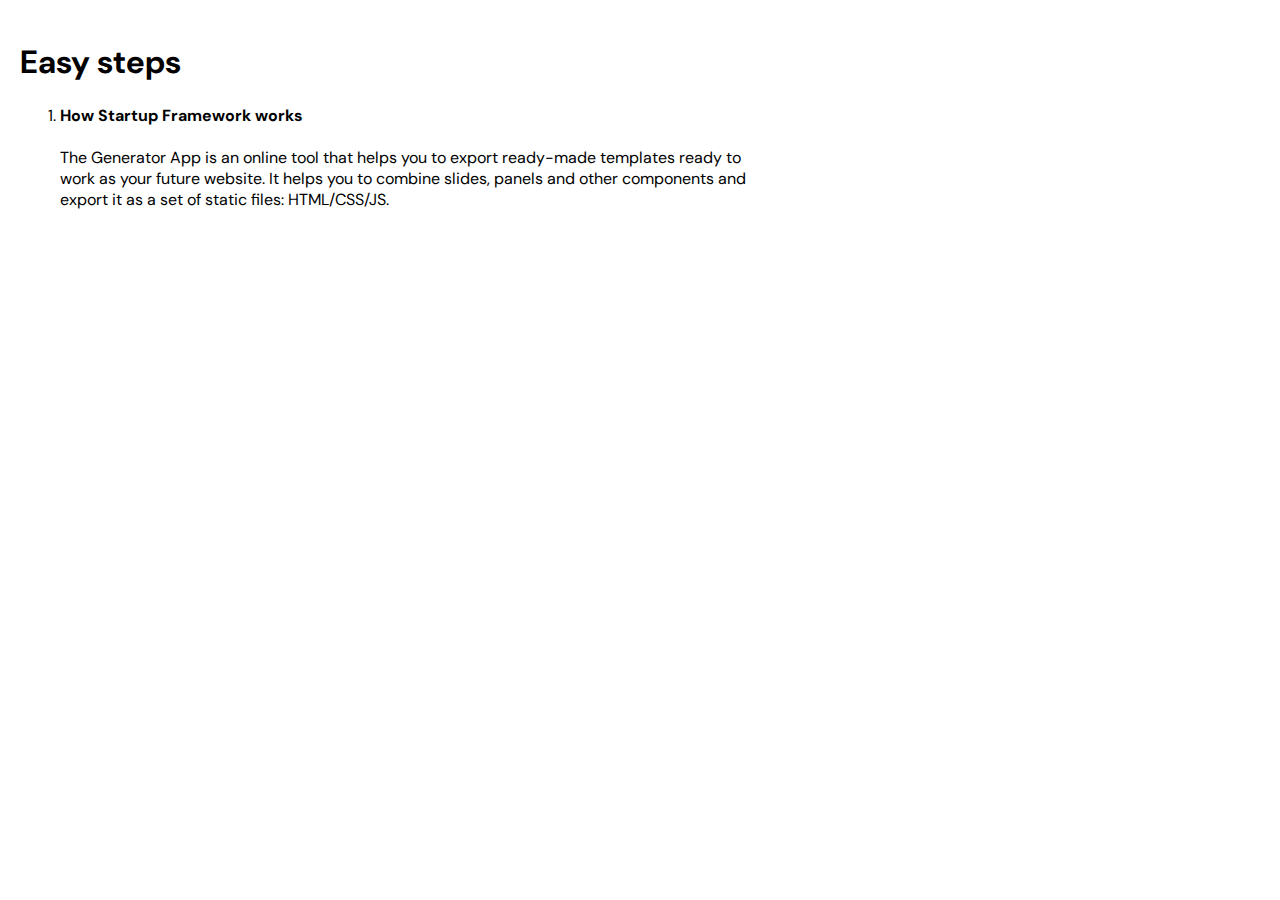
<file: index18.html>
<!DOCTYPE html>
<html lang="en">
<head>
    <meta charset="UTF-8">
    <meta name="viewport" content="width=device-width, initial-scale=1.0">
    <title>Document</title>
    <link rel="stylesheet" href="style.css">
    <link rel="stylesheet" href="https://cdn.jsdelivr.net/npm/bootstrap@4.6.2/dist/css/bootstrap.min.css" integrity="sha384-xOolHFLEh07PJGoPkLv1IbcEPTNtaed2xpHsD9ESMhqIYd0nLMwNLD69Npy4HI+N" crossorigin="anonymous">
</head>
<body class="content20">
    <div class="row mt-5">
        <div class="col-sm-12 col-md-12 col-lg-1 col-xl-1"></div>
        <div class="col-sm-12 col-md-12 col-lg-10 col-xl-10">
        
                <h1>Easy steps</h1>
                <ol class="mt-3 d-lg-block">
                    <li>
                        <h4>How Startup Framework works</h4>
                        <p>
                            The Generator App is an online tool that helps you to export ready-made templates ready to<br>
                             work as your future website. It helps you to combine slides, panels and other components and <br>
                              export it as a set of static files: HTML/CSS/JS.
                        </p>
                    </li>
                </ol>
                </div>
        
        <div class="col-sm-12 col-md-12 col-lg-1 col-xl-1"></div>
    </div>
    <script src="https://cdn.jsdelivr.net/npm/jquery@3.5.1/dist/jquery.slim.min.js" integrity="sha384-DfXdz2htPH0lsSSs5nCTpuj/zy4C+OGpamoFVy38MVBnE+IbbVYUew+OrCXaRkfj" crossorigin="anonymous"></script>
    <script src="https://cdn.jsdelivr.net/npm/bootstrap@4.6.2/dist/js/bootstrap.bundle.min.js" integrity="sha384-Fy6S3B9q64WdZWQUiU+q4/2Lc9npb8tCaSX9FK7E8HnRr0Jz8D6OP9dO5Vg3Q9ct" crossorigin="anonymous"></script>  
</body>
</html>
</file>
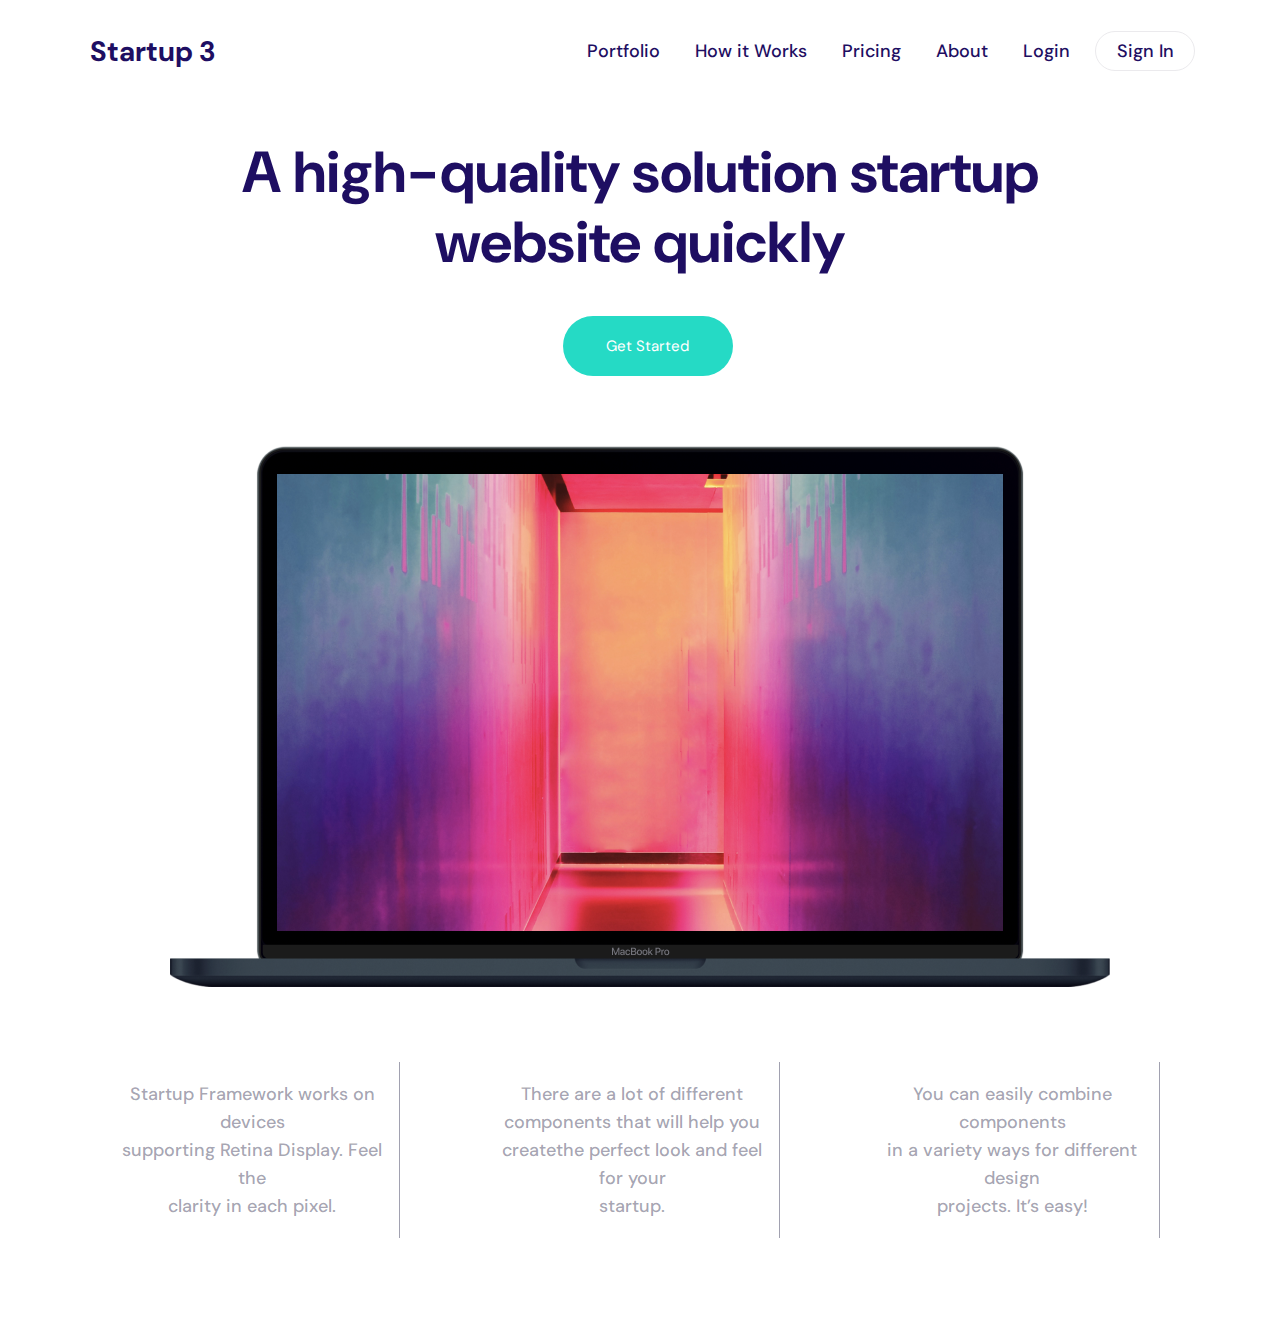
<file: index5.html>
<!DOCTYPE html>
<html lang="en">
<head>
    <meta charset="UTF-8">
    <meta name="viewport" content="width=device-width, initial-scale=1.0">
    <title>Header_5</title>
        <link rel="stylesheet" href="style.css">
</head>
<body class="index5">
    <div class="header4">
        <div class="myheader4">
         <h3>Startup 3</h3>
        </div>
        <div class="top-header4">
            <h2>Menu</h2>
           <nav>
            <ul class="top-h4">
                <li>Portfolio</li>
                <li>How it Works</li>
                <li>Pricing</li>
                <li>About</li>
                <li>Login</li>
                <li><input type="submit" value="Sign In" id="SignIn4"></li>
            </ul>
           </nav>
        </div>
    </div>

    <!--hero-section-->
  <div class="img-section4">
    <div class="img-sectionh1">
        <h1>A high-quality solution startup<br> website quickly</h1>
        <input type="submit" value="Get Started" id="Getstarted4">
    </div>
    <div class="img4">
        <img src="./images/Macbook Pro.png" alt="">
      </div>
  </div>

  <!-- Footer section -->

  <div class="footer-overall-section">
    <div class="footer-p">
       <p>
        Startup Framework works on devices<br>
         supporting Retina Display. Feel the<br>
          clarity in each pixel.
       </p> 
    </div>
    <div class="footer-p">
        <p>
            There are a lot of different<br>
            components that will help you<br> 
            createthe perfect look and feel for your<br>
             startup.
        </p> 
     </div>
     <div class="footer-p">
        <p>
            You can easily combine components<br> 
            in a variety ways for different design<br>
            projects. It’s easy!
        </p> 
     </div>
  </div>


    
</body>
</html>
</file>
<file: style.css>
@import url('https://fonts.googleapis.com/css2?family=DM+Sans:wght@400;500;700&family=Poppins:wght@400;500&display=swap');
* {
    font-family: 'Dm Sans', sans-serif;
    
}
/* styling */

body, .index3, .index4, .index5 {
    background-color: #FFFFFF;
    margin: 20px;
    position: relative; 
}

.top-header h3{
    color: #1E0E62;
    font-weight: 900;
    margin-left: 35px;
}

.top-header, .header-menu2, .header-menu3, .footer-overall-section{
    display: flex;
    justify-content: space-between;
    padding: 20px 
}


.myheader, .img-sectionh1 {
    text-align: center;   
}

.nav-link ul li, .nav-link2 ul li, .nav-link3 ul li{
    list-style: none;
    margin-right: 20px;
    float: left;
}

.side-header {
    padding-right: 35px;
    margin-top: 5px;
}

.side-header h4{
    display: none;
}

input{
    border-radius: 45px;
    background-color: #25DAC5;
    border: none;
    height: 40px;
    width: 100px;
    color: white;
    margin-left: 15px;
    font-size: 15px;
}

.nav-link ul li, label, .hero-p, .nav-link2 ul li, .input2 p, .nav-link3 {
    color: rgba(21.06, 20.34, 56.79, 0.40);
}

/* styling hero-section */

.hero-section h1, .hero-section3 h1, .img-sectionh1 h1{
    color: #1E0E62;
    font-size: 72px;
    text-align: center;
}

.hero-p{
   line-height: 32px;
   font-weight: 500;
   font-size: 22px;
   text-align: center;
}

.footer{
    text-align: center;
    margin-top: 100px;
}

.footer button {
    border-radius: 35px;
    background-color: #25DAC5;
    border: none;
    height: 50px;
    width: 300px;
    color: white;
    font-size: 20px;
    font-weight: 500;
    
}

.footer p{
    color: #25DAC5;
    font-family: "poppins" sans-serif;
    font-weight: 500;
    font-size: 18px;
}

/* end of styling */

/* responsiveness for small devices */
@media screen and (max-width: 992px) {
    
    .nav-link, .side-header label{
        display: none;
    }
    
    .side-header input{
        padding-right: 10px;
    }
    .hero-section h1{
        font-size: 30px;
    }
    .side-header{
        display: flex;
        justify-content: space-betwee;
    }

    .side-header h4{
        display: inline-block;
        position: absolute;
        top: 9px;
        right: 5px;
        color: #25DAC5;
    }
    input{
        border-radius: 45px;
    background-color: #25DAC5;
    border: none;
    height: 30px;
    width: 70px;
    color: white;
    margin-right: 15px
    }

    .top-header h3 {
        display: none;
    }
}
/* end of header 1 styling */





/* header 2 styling begins */
.index2{
    background-color: #2F1893;
}

.color{
    color: white
}

.header1, .header4 {
    display: flex;
    justify-content: space-between; 
}

.top-header1 ul li, .top-h4 li{
    list-style: none;
    margin-right: 35px;
    float: left;
}

.top-h1 input{
    background-color: #482BE7;
    font-size: 15px;
    font-family: DM Sans;
    font-weight: 500;
    line-height: 26px;
    margin: -15px;
}
/* styling the hero-section1 */
.hero-section1 h1 {
    text-align: center;
    font-size: 71px;
    line-height: 86px;
    font-weight: 700;
}

.hero-section1 p{
    text-align: center;
    font-size: 22px;
    font-family: DM Sans;
    font-weight: 500;
    line-height: 32px;
}

/* styling the footer section */
.input {
    text-align: center;
    margin-top: 70px;
}

.input [type="email"]{
    opacity: 0.20;
    border: 1px white solid;
    background-color: #1E0E62;
    width: 350px;
    height: 50px;
}

.input [type="submit"] {
    height: 50px;
    font-size: 20px;
    font-family: 'Poppins' sans-serif;
    font-weight: 600;
    
}

.input [type="email"]::placeholder{
    color: white;
font-size: 18px;
font-family: DM Sans;
font-weight: 500;
padding-left: 15px;
}

.footer1 p {
 color: white;
 font-family: 'Poppins', sans-serif;
 font-weight: 400;
 line-height: 22px;
 opacity: 0.30; 
 height: 114px;
}

/* responsiveness for small devices */
@media screen and (max-width: 992px){
    .header1 h3{
        display: none;
    }
   
  
    .top-header1 ul li{
        margin-right: 25px;
    }

    .hero-section1 h1 {
        font-size: 41px;
        line-height: 56px;
        font-weight: 400;
    }

    .hero-section1 p{
        font-size: 12px;
        font-family: DM Sans;
        font-weight: 300;
        line-height: 22px;
    }

    .input [type="email"]{
        opacity: 0.20;
        border: 1px white solid;
        background-color: #1E0E62;
        width: 170px;
        height: 40px;
    }

    .input [type="submit"] {
        height: 40px;
        font-size: 15px;
        font-family: 'Poppins' sans-serif;
        font-weight: 400;
        margin-bottom: 25px; 
    }

    .footer1 p {
        color: white;
        font-family: 'Poppins', sans-serif;
        font-weight: 100;
        line-height: 22px;
        opacity: 0.30; 
        height: 100px;
        font-size: small;
       }
}
/* end of header 2 styling */




/* header 3 styling */

.index3 {
  margin: 30px 90px;
  position: relative;
  box-sizing: border-box;
}

.myheader2 {
    margin: auto auto 50px -52px;
}

/* styling the hero-section */

.row {
    display: flex;
}

.column {
    width:50%;
    padding: 10px;
}

.column1 {
    width: 50%;
    padding: 10px;
}

.nav-link2 ul li input  {
    margin: -12px -35px auto 1px;
    
}

strong{
    color: #1E0E62;
    font-size: 20px;
    font-family: 'DM Sans', sans-serif;
    font-weight: 700; 

}

.column h1 {
    color: #1E0E62;
font-size: 42px;
font-family: 'DM Sans', sans-serif;
font-weight: 700;
line-height: 52px;
margin-left: -7px;
}

.input2 {
    display: flex;
    flex-direction: column;
}

#email, #password{
   
    opacity: 0.50;
    border: 1px rgba(21.06, 20.34, 56.79, 0.40) solid;
    width: 470px;
    height: 50px;
    margin: 0 0 25px -10px;
     background: #FFFFFF ;
}

#SignIn {
    width: 470px;
    height: 50px;
    margin: 0 0 25px -10px;
}

.input2 ::placeholder {
    font-size: 18px;
    font-family: 'DM Sans', sans-serif;
    font-weight: 500;
    padding-left: 15px;
}

.input2 p {
    margin: -15px 45px;
    font-size: 16px;
    font-family: "DM Sans";
    font-weight: 400; 
}

.column1{ 
    margin-left: 300px;
}


.fa-solid {
  display: none !important;
}


.img2 p{
   color: rgba(66, 62, 62, 0.612);
  margin-right: 190px;
}

.img2 {
    text-align: center;
    position: relative;
    
}

 #two {
    position: absolute;
    bottom: 45%;
    left: 46%;
}


  



@media screen and (max-width: 1024px) {
    
   .none {
    display: none;
   }
   .fa-solid {
    display: block !important;
    float: left;
}
   .nav-link2 #SignUp {
    margin: 5px 60px;
    position: absolute;
    top: 10px;
    left: 120px;
   }
   .row {
    display: flex;
    flex-direction: column;
   }
   .column h1 {
    font-size: 19px;
    line-height: 30px;
    width: 300px;
    letter-spacing: 1px;
    margin: -30px 5px 20px -44px;
   }
   #email, #password, #SignIn {
    width: 270px;
    margin-left: -43px;
    height: 40px;
   }
   .input2 p {
    width: 400px;
    margin-left: -35px;
    font-size: 12px;
    margin-bottom: 20px;
   }

   .img2 {
    width: 60%;
    margin-left: -38px;
   padding-top: ;
   }

   .img2 #two{
    top: 60px
   }

   .img2 p{
    width: 550%;
   margin-left: -180px;
    
 }
  
}
/* End of styling for Header 3 */




/* styling header 4 */ 
  

.myheader3 h4 {
    display: none;
}

.hero-section3 h1 {
    font-size: 58px;
    font-family: 'DM Sans' sans-serif;
    font-weight: 700;
    line-height: 70px;
}

/* footer-section */

.img3  {
    text-align: center;
    position: relative;
    margin-right: 200px;
    color: rgba(21.06, 20.34, 56.79, 0.40); 
    font-size: 15px; 
    font-family: 'DM Sans' sans-serif; 
    
    
}

 #two {
    position: absolute;
    bottom: 45%;
    left: 46%;
}




 

/* end of styling */

/* responsiveness for small devices */
@media screen and (max-width: 992px) {
.myheader3 h4  {
    display: inline; 
    font-size: 20px;
    color: #1E0E62;
    margin-left: -4px;
}

.myheader3 .nav-link2 {
    display: none;
}

.header-menu3 .nav-link2 {
   margin-top:  -13px;
}

.hero-section3 h1 {
    font-size: 30px;
    line-height: 35px;
    margin-top: 55px;
}

.img3{
    margin-top: 75px;
   
}

#one {
    width: 250%;
}

#two {
    width: 35%;
    left: 105%;
    top: 35%;
}



}


/* styling header 5 */

.myheader4 {
    color: #1E0E62;
    font-size: 24px;
    font-family: 'DM Sans'sans-serif;
    font-weight: 700; 
    margin: -15px 0 0 40px;
}

#SignIn4 {
    margin-top: -15px;
    border: 1px  #EBEAED solid;
    color: #1E0E62;
    background-color: #FFFFFF;
    font-size: 18px;
    font-family: 'DM Sans' sans-serif;
    font-weight: 500;
    line-height: 26px;
    margin-left: -10px;
}

.top-h4 {
    color: #1E0E62;
    font-size: 18px;
    font-family: 'DM Sans' sans-serif;
    font-weight: 500;
    line-height: 26px;
}

.img-sectionh1 h1{
    color: #1E0E62;
    font-size: 58px;
    text-align: center;
    font-family: 'DM Sans' sans-serif;
    font-weight: 700;
    line-height: 70px;
}

.img-sectionh1 input {
    width: 170px;
    height: 60px;
    transition: ;
}

 .img4 {
    margin-top: 70px;
    text-align: center;
}


/* #img4-one {
    position: relative;
}

#img4-two {
    position: absolute;
    left: 485px;
    top: 28px;
}   */

.footer-p  {
    border-right: 1px rgba(21.06, 20.34, 56.79, 0.40) solid;
   padding-right: 15px;
   color: rgba(21.06, 20.34, 56.79, 0.40);
   font-size: 18px;
   font-family: 'DM Sans' sans-serif;
   font-weight: 500;
   line-height: 28px;
   margin: 50px;
   text-align: center;
   width: 100%;
}

.index5 {
    margin: 20px 50px;
}
.top-header4 h2 {
    display: none;
}


/* responsiveness for small devices */
@media screen and (max-width: 992px) {
  .top-h4 {
    display: none;
  }
  .top-header4 h2 {
    display: block;
    color: #1E0E62;
}
.myheader4 h3 {
   margin-left: -45px;
}
.img-sectionh1 h1 {
    font-size: 30px;
    font-weight: 700;
    line-height: 50px;
    padding-bottom: 30px;
}
.img4-one {
    max-width: 20px;
}
}
</file>
